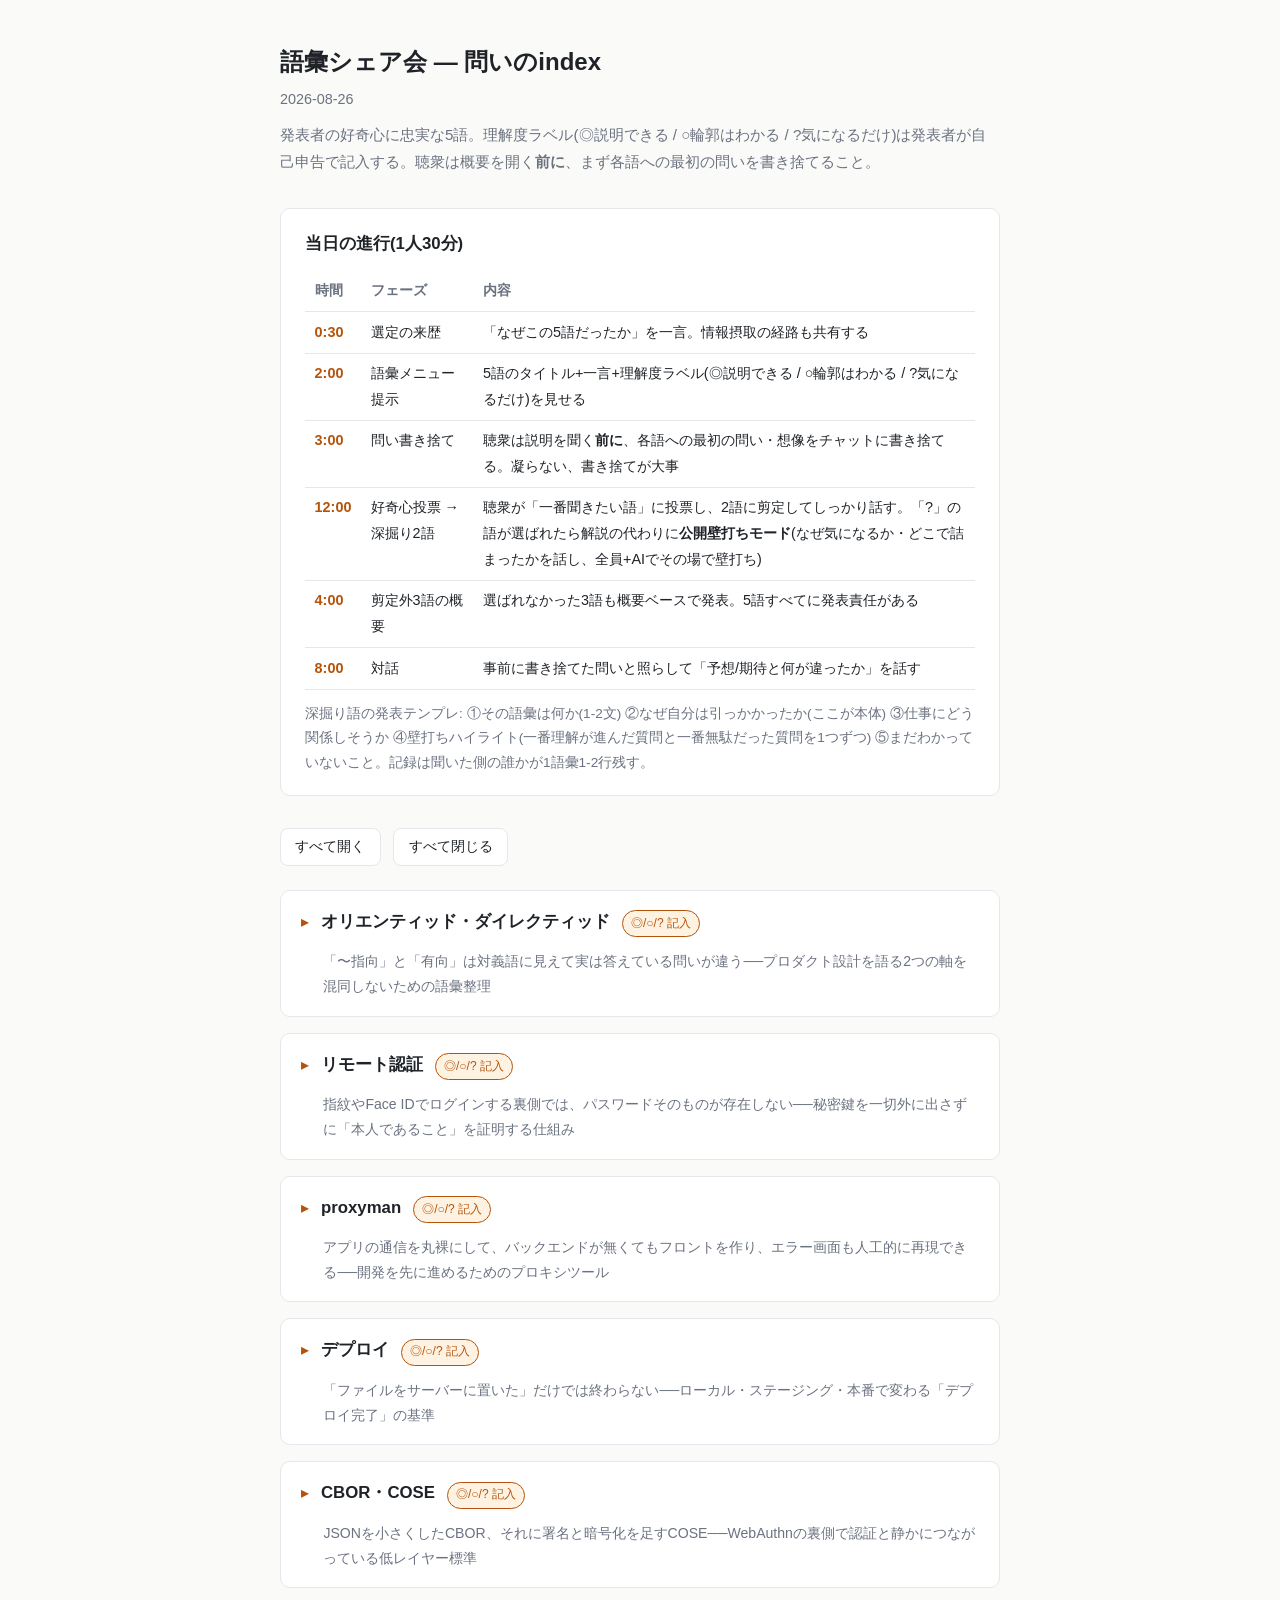
<file: share-questions/20260826/index.html>
<!DOCTYPE html>
<html lang="ja">
<head>
<meta charset="UTF-8">
<meta name="viewport" content="width=device-width, initial-scale=1.0">
<title>語彙シェア会 2026-08-26 — 問いのindex</title>
<style>
  :root {
    --bg: #fafaf8;
    --fg: #1f2328;
    --muted: #6b7280;
    --card: #ffffff;
    --border: #e5e7eb;
    --accent: #b45309;
    --accent-soft: #fef3e2;
    --seed-bg: #f0f4f8;
  }
  @media (prefers-color-scheme: dark) {
    :root {
      --bg: #16181d;
      --fg: #e6e6e3;
      --muted: #9ca3af;
      --card: #1f232b;
      --border: #333842;
      --accent: #f59e0b;
      --accent-soft: #2c2416;
      --seed-bg: #232936;
    }
  }
  * { box-sizing: border-box; }
  body {
    margin: 0;
    font-family: "Hiragino Sans", "Yu Gothic UI", "Noto Sans JP", sans-serif;
    background: var(--bg);
    color: var(--fg);
    line-height: 1.8;
  }
  main { max-width: 760px; margin: 0 auto; padding: 2.5rem 1.25rem 5rem; }
  header h1 { font-size: 1.5rem; margin: 0 0 .25rem; }
  header p.date { color: var(--muted); margin: 0 0 .5rem; font-size: .9rem; }
  header p.lead { margin: 0 0 2rem; font-size: .95rem; color: var(--muted); }

  details.term {
    background: var(--card);
    border: 1px solid var(--border);
    border-radius: 10px;
    margin-bottom: 1rem;
    overflow: hidden;
  }
  details.term summary {
    cursor: pointer;
    padding: 1rem 1.25rem;
    list-style: none;
    display: flex;
    align-items: baseline;
    gap: .75rem;
    flex-wrap: wrap;
  }
  details.term summary::-webkit-details-marker { display: none; }
  details.term summary::before {
    content: "▸";
    color: var(--accent);
    flex: none;
  }
  details.term[open] summary::before { content: "▾"; }
  .term-title { font-weight: 700; font-size: 1.05rem; }
  .label {
    flex: none;
    font-size: .75rem;
    padding: .1rem .5rem;
    border-radius: 999px;
    background: var(--accent-soft);
    color: var(--accent);
    border: 1px solid var(--accent);
  }
  .oneline {
    width: 100%;
    margin-left: 1.4rem;
    color: var(--muted);
    font-size: .88rem;
  }
  .body { padding: 0 1.25rem 1.25rem 2.6rem; }
  .body h3 {
    font-size: .85rem;
    color: var(--accent);
    margin: 1.2rem 0 .3rem;
    letter-spacing: .05em;
  }
  .body h3:first-child { margin-top: 0; }
  .body p { margin: .3rem 0; font-size: .95rem; }
  .body ul { margin: .3rem 0; padding-left: 1.3rem; font-size: .95rem; }
  .body pre.example {
    background: var(--seed-bg);
    border: 1px solid var(--border);
    border-radius: 8px;
    padding: .75rem 1rem;
    overflow-x: auto;
    font-size: .82rem;
    line-height: 1.6;
    margin: .5rem 0 .8rem;
  }
  .body pre.example code { font-family: ui-monospace, SFMono-Regular, Menlo, Consolas, monospace; }
  .fill {
    border: 1px dashed var(--border);
    border-radius: 8px;
    padding: .6rem 1rem;
    color: var(--muted);
    font-size: .88rem;
    margin-top: .4rem;
  }
  .controls { margin-bottom: 1.5rem; }
  .controls button {
    font: inherit;
    font-size: .85rem;
    padding: .35rem .9rem;
    border-radius: 8px;
    border: 1px solid var(--border);
    background: var(--card);
    color: var(--fg);
    cursor: pointer;
    margin-right: .5rem;
  }
  .controls button:hover { border-color: var(--accent); color: var(--accent); }

  section.agenda {
    background: var(--card);
    border: 1px solid var(--border);
    border-radius: 10px;
    padding: 1.25rem 1.5rem;
    margin-bottom: 2rem;
  }
  section.agenda h2 { font-size: 1.05rem; margin: 0 0 .75rem; }
  table.timetable {
    width: 100%;
    border-collapse: collapse;
    font-size: .9rem;
  }
  table.timetable th, table.timetable td {
    text-align: left;
    padding: .45rem .6rem;
    border-bottom: 1px solid var(--border);
    vertical-align: top;
  }
  table.timetable th { color: var(--muted); font-weight: 600; white-space: nowrap; }
  table.timetable td.time { white-space: nowrap; color: var(--accent); font-weight: 600; }
  section.agenda p.note { font-size: .85rem; color: var(--muted); margin: .75rem 0 0; }
</style>
</head>
<body>
<main>
  <header>
    <h1>語彙シェア会 — 問いのindex</h1>
    <p class="date">2026-08-26</p>
    <p class="lead">発表者の好奇心に忠実な5語。理解度ラベル(◎説明できる / ○輪郭はわかる / ?気になるだけ)は発表者が自己申告で記入する。聴衆は概要を開く<strong>前に</strong>、まず各語への最初の問いを書き捨てること。</p>
  </header>

  <section class="agenda">
    <h2>当日の進行(1人30分)</h2>
    <table class="timetable">
      <tr><th>時間</th><th>フェーズ</th><th>内容</th></tr>
      <tr>
        <td class="time">0:30</td>
        <td>選定の来歴</td>
        <td>「なぜこの5語だったか」を一言。情報摂取の経路も共有する</td>
      </tr>
      <tr>
        <td class="time">2:00</td>
        <td>語彙メニュー提示</td>
        <td>5語のタイトル+一言+理解度ラベル(◎説明できる / ○輪郭はわかる / ?気になるだけ)を見せる</td>
      </tr>
      <tr>
        <td class="time">3:00</td>
        <td>問い書き捨て</td>
        <td>聴衆は説明を聞く<strong>前に</strong>、各語への最初の問い・想像をチャットに書き捨てる。凝らない、書き捨てが大事</td>
      </tr>
      <tr>
        <td class="time">12:00</td>
        <td>好奇心投票 → 深掘り2語</td>
        <td>聴衆が「一番聞きたい語」に投票し、2語に剪定してしっかり話す。「?」の語が選ばれたら解説の代わりに<strong>公開壁打ちモード</strong>(なぜ気になるか・どこで詰まったかを話し、全員+AIでその場で壁打ち)</td>
      </tr>
      <tr>
        <td class="time">4:00</td>
        <td>剪定外3語の概要</td>
        <td>選ばれなかった3語も概要ベースで発表。5語すべてに発表責任がある</td>
      </tr>
      <tr>
        <td class="time">8:00</td>
        <td>対話</td>
        <td>事前に書き捨てた問いと照らして「予想/期待と何が違ったか」を話す</td>
      </tr>
    </table>
    <p class="note">深掘り語の発表テンプレ: ①その語彙は何か(1-2文) ②なぜ自分は引っかかったか(ここが本体) ③仕事にどう関係しそうか ④壁打ちハイライト(一番理解が進んだ質問と一番無駄だった質問を1つずつ) ⑤まだわかっていないこと。記録は聞いた側の誰かが1語彙1-2行残す。</p>
  </section>

  <div class="controls">
    <button onclick="document.querySelectorAll('details.term').forEach(d=>d.open=true)">すべて開く</button>
    <button onclick="document.querySelectorAll('details.term').forEach(d=>d.open=false)">すべて閉じる</button>
  </div>

  <!-- 1. オリエンティッド・ダイレクティッド -->
  <details class="term">
    <summary>
      <span class="term-title">オリエンティッド・ダイレクティッド</span>
      <span class="label">◎/○/? 記入</span>
      <span class="oneline">「〜指向」と「有向」は対義語に見えて実は答えている問いが違う──プロダクト設計を語る2つの軸を混同しないための語彙整理</span>
    </summary>
    <div class="body">
      <h3>概要</h3>
      <p>「オリエンティッド(-oriented/指向)」と「ダイレクティッド(directed/有向)」は、どちらもプロダクトや設計の性質を形容する言葉だが、答えている問いが違う。「〜指向」はシステムが何を中心に組み立てられているかという“レンズ”を指す接尾辞で、オブジェクト指向(1960年代のSimulaに始まりSmalltalk・C++で定着)、データ指向設計(ゲーム開発で普及、CPUキャッシュ効率を優先しクラス階層より配列的なデータレイアウトを重視する)、目標指向(ゲームAIのGOAP=Goal-Oriented Action Planningのようにゴールから逆算して行動を選ぶ設計)のように、「何を判断基準の中心に置くか」を宣言する。</p>
      <p>一方「有向」は、要素間に明示的な順序や向きがあるかどうかを指す言葉。有向グラフ(directed graph)は矢印で依存や遷移の向きを持つグラフで、Gitのコミット履歴やMakeの依存解決、Airflow・GitHub ActionsのようなCI/CDパイプラインはすべてDAG(有向非巡回グラフ)としてモデル化される。ここでの「向き」は「これが終わったら次はこれ」という実行順序の話で、「何を目的に据えるか」という指向とは軸が違う。最初は対義語かと思いがちだが実際には両立する概念で、「ユーザー指向だが道筋は決め打ちの有向なロードマップ」も「データ指向だが分岐が多く非決定的な設計」もあり得る。プロダクト設計を語るときはこの2軸を分けて問うと輪郭がはっきりする。</p>
      <h3>なぜ引っかかったか(発表者記入)</h3>
      <div class="fill">ここに発表者が書く</div>
    </div>
  </details>

  <!-- 2. リモート認証 -->
  <details class="term">
    <summary>
      <span class="term-title">リモート認証</span>
      <span class="label">◎/○/? 記入</span>
      <span class="oneline">指紋やFace IDでログインする裏側では、パスワードそのものが存在しない──秘密鍵を一切外に出さずに「本人であること」を証明する仕組み</span>
    </summary>
    <div class="body">
      <h3>概要</h3>
      <p>WebAuthn(パスキーはその一般向けの呼び名)は、パスワードを一切使わずにログインするための仕組み。最初にサイトへ登録するとき、手元の端末(スマホやPC)が内部で「鍵のペア」を1組作る。片方は端末の中(指紋センサーやFace IDで保護された領域)に閉じ込められたまま外に出ない秘密鍵、もう片方はサーバーに送って保存してもらう公開鍵。パスワードのようにサーバーへ送って照合される秘密の文字列がそもそも存在しないので、サーバーがハッキングされて情報が漏れても、盗まれるのは公開鍵だけで悪用のしようがない。</p>
      <p>ログインするときの流れはこうだ。①サーバーが「これに答えて」とランダムな乱数(チャレンジ)を送る。②端末は指紋やFace ID、PINでロックを解いて、端末内に眠っている秘密鍵でその乱数に署名する(秘密鍵自体はここでも一歩も外に出ない)。③その署名だけをサーバーに送り返し、サーバーは事前に預かっていた公開鍵で「確かにこの秘密鍵の持ち主が答えた」と検証する。指紋やFace IDは「本人確認のスイッチを入れる手段」であって、指紋データ自体がネットワークを流れるわけではない点も誤解されやすいポイント。また鍵はログインするサイトのドメインごとに別々に作られるため、そっくりな偽サイトを踏んでも、端末側がそもそも「このサイト用の鍵は持っていない」と判断して差し出さない。</p>
      <h3>なぜ引っかかったか(発表者記入)</h3>
      <div class="fill">ここに発表者が書く</div>
    </div>
  </details>

  <!-- 3. Proxyman -->
  <details class="term">
    <summary>
      <span class="term-title">proxyman</span>
      <span class="label">◎/○/? 記入</span>
      <span class="oneline">アプリの通信を丸裸にして、バックエンドが無くてもフロントを作り、エラー画面も人工的に再現できる──開発を先に進めるためのプロキシツール</span>
    </summary>
    <div class="body">
      <h3>概要</h3>
      <p>Proxymanはアプリ(スマホアプリやブラウザ)とサーバーの間に割り込んで、そこを流れる通信をそのまま見えるようにするツール。ローカルにルート証明書をインストールしておくことでHTTPS通信も復号して表示でき、「このアプリはどんなヘッダーを付けてリクエストしているか」「サーバーは実際どんなJSONを返しているか」を、コードを一切書かずに画面上で確認できる。iOS/Androidのシミュレータはもちろん、実機の通信もWi-Fi経由でプロキシを通せば同様に覗ける。</p>
      <p>単に「見る」だけでなく、通信そのものを差し替えて開発を前に進められるのが実用上の価値。Map Local機能を使うと、サーバーからの実際のレスポンスをローカルのJSONファイルに置き換えられるため、バックエンドAPIがまだ完成していなくても「こう返ってくるはず」という値を仮置きしてフロント側のUIを先に作れる。Map Remoteはリクエストの向き先自体を別サーバー(たとえば手元のローカル開発サーバー)に切り替える機能。Breakpointを使えばリクエストやレスポンスをその場で書き換えて送受信できるので、通常操作では再現しにくいエラーレスポンスやタイムアウトを人工的に発生させ、アプリ側のエラーハンドリングを確認する、といった使い方もできる。サードパーティSDKが裏で何を送信しているかを覗いて、意図しないデータ送信がないか確かめる用途でも使われる。</p>
      <h3>なぜ引っかかったか(発表者記入)</h3>
      <div class="fill">ここに発表者が書く</div>
    </div>
  </details>

  <!-- 4. deploy -->
  <details class="term">
    <summary>
      <span class="term-title">デプロイ</span>
      <span class="label">◎/○/? 記入</span>
      <span class="oneline">「ファイルをサーバーに置いた」だけでは終わらない──ローカル・ステージング・本番で変わる「デプロイ完了」の基準</span>
    </summary>
    <div class="body">
      <h3>概要</h3>
      <p>「デプロイ」は一語で語られがちだが、実際には ビルド(ソースを実行可能な成果物にする) → 設定注入(環境変数・シークレット・接続先を対象環境用に切り替える) → 転送(コンテナイメージのpush、静的ファイルのアップロード、コードのsshなど) → 起動(プロセスやコンテナを立ち上げる) → 疎通(ヘルスチェックが通り、ロードバランサやDNSが新バージョンにトラフィックを向ける)という複数ステップの合成語。「ファイルがサーバーに置かれた」だけではデプロイ完了とは言えず、プロセスが実際に起動しヘルスチェックに応答し、かつ外部からのリクエストがそのバージョンに届いて初めて完了と呼べる。</p>
      <p>この「完了」の基準は環境によって変わる。ローカル環境への「デプロイ」は多くの場合、ビルド〜起動までを自分のマシン上で完結させる作業で、本番同様のDockerイメージを <code>docker compose up</code> で立てたり <code>.env.local</code> で本番相当の設定を模したりする程度にとどまり、DNS切り替えやロードバランサへの登録といった疎通ステップは省略・簡略化される(localhostへの疎通は最初から成立しているため)。ステージング環境は本番と同じインフラ構成・デプロイ手順を使いつつ設定だけ切り替える「本番のリハーサル」で、QAや結合テストのゲートになる。本番環境ではさらにダウンタイムをどう扱うか(Blue-Green・Canary・Rolling Update)、失敗時にどう即座に戻すか(ロールバック)、デプロイ後の監視(エラー率・レイテンシのダッシュボード)までが「デプロイ」の責任範囲に含まれることが多く、環境が上がるほど「完了」の定義は「動いた」から「安全に切り替わり続けている」へと重くなっていく。</p>
      <h3>なぜ引っかかったか(発表者記入)</h3>
      <div class="fill">ここに発表者が書く</div>
    </div>
  </details>

  <!-- 5. CBOR・COSE -->
  <details class="term">
    <summary>
      <span class="term-title">CBOR・COSE</span>
      <span class="label">◎/○/? 記入</span>
      <span class="oneline">JSONを小さくしたCBOR、それに署名と暗号化を足すCOSE──WebAuthnの裏側で認証と静かにつながっている低レイヤー標準</span>
    </summary>
    <div class="body">
      <h3>概要</h3>
      <p>CBOR(Concise Binary Object Representation、RFC 8949)はJSONと同じデータモデル(マップ・配列・文字列・数値など)を、より小さく高速にパースできるバイナリ形式に落とし込んだもの。同じデータをJSONとCBORで並べると差がわかりやすい。</p>
      <pre class="example"><code>// JSON(17バイト)
{"a":1,"b":"hi"}

// 同じ内容をCBORで表すと、9バイトの16進列になる
A2 61 61 01 61 62 62 68 69
  A2       → 要素数2の「マップ」であることを示す
  61 61    → 長さ1の文字列 "a"
  01       → 数値 1
  61 62    → 長さ1の文字列 "b"
  62 68 69 → 長さ2の文字列 "hi"</code></pre>
      <p>クォートやコロン、カンマといった区切り文字を排除し、値の型と長さを1バイトのヘッダーに埋め込むことでサイズを落としている。整数やバイト列を可変長で詰め込めるほか、タグを使って日時やbignumのようなJSONにない型も表現できる自己記述的なフォーマットで、帯域や処理能力が厳しいIoT機器・組み込み向けに設計された。実際にはWebAuthnの認証器が返す <code>attestationObject</code> の実体がCBORであるなど、Web標準の内部フォーマットとしても使われている。</p>
      <p>COSE(CBOR Object Signing and Encryption、RFC 9052/9053)はCBORデータに署名・暗号化・MACを付与する仕組みで、JOSE(JWS/JWE/JWK)のCBOR版に相当する。署名付きメッセージ(COSE_Sign1)は、実体はCBORの配列だが、JSON風に書くとこういう4要素になる。</p>
      <pre class="example"><code>// COSE_Sign1 のイメージ(中身は本来CBORバイト列)
[
  { "1": -7 },              // 保護ヘッダー: alg = -7 (ES256)
  {},                       // 非保護ヘッダー
  "7b2261223a312c2262223a...",  // ペイロード(バイト列)
  "3045022100d7d1a...b3f"       // 署名(バイト列)
]</code></pre>
      <p>JWTなら <code>{"alg":"ES256"}</code> と文字列で書くヘッダーを、COSEでは <code>{1: -7}</code> のようにキーも値も数値コードにして詰め込むため、この時点でさらに縮む。CWT(CBOR Web Token、RFC 8392)はこの仕組みでJWTに相当するトークンを組んだもの。実利用例として、ISO 18013-5で標準化されたモバイル運転免許証(mDL、Apple/Google Walletの運転免許証機能の裏側)やWebAuthnの署名検証にCOSEが使われており、前項の「リモート認証」(WebAuthn/パスキー)とはワイヤーフォーマットの層で直接つながっている。導入時はJSON運用に慣れたチームがバイナリのデバッグしにくさと鍵管理の実装コストを負う点が実務上のハードルになる。</p>
      <h3>なぜ引っかかったか(発表者記入)</h3>
      <div class="fill">ここに発表者が書く</div>
    </div>
  </details>

</main>
</body>
</html>
</file>
